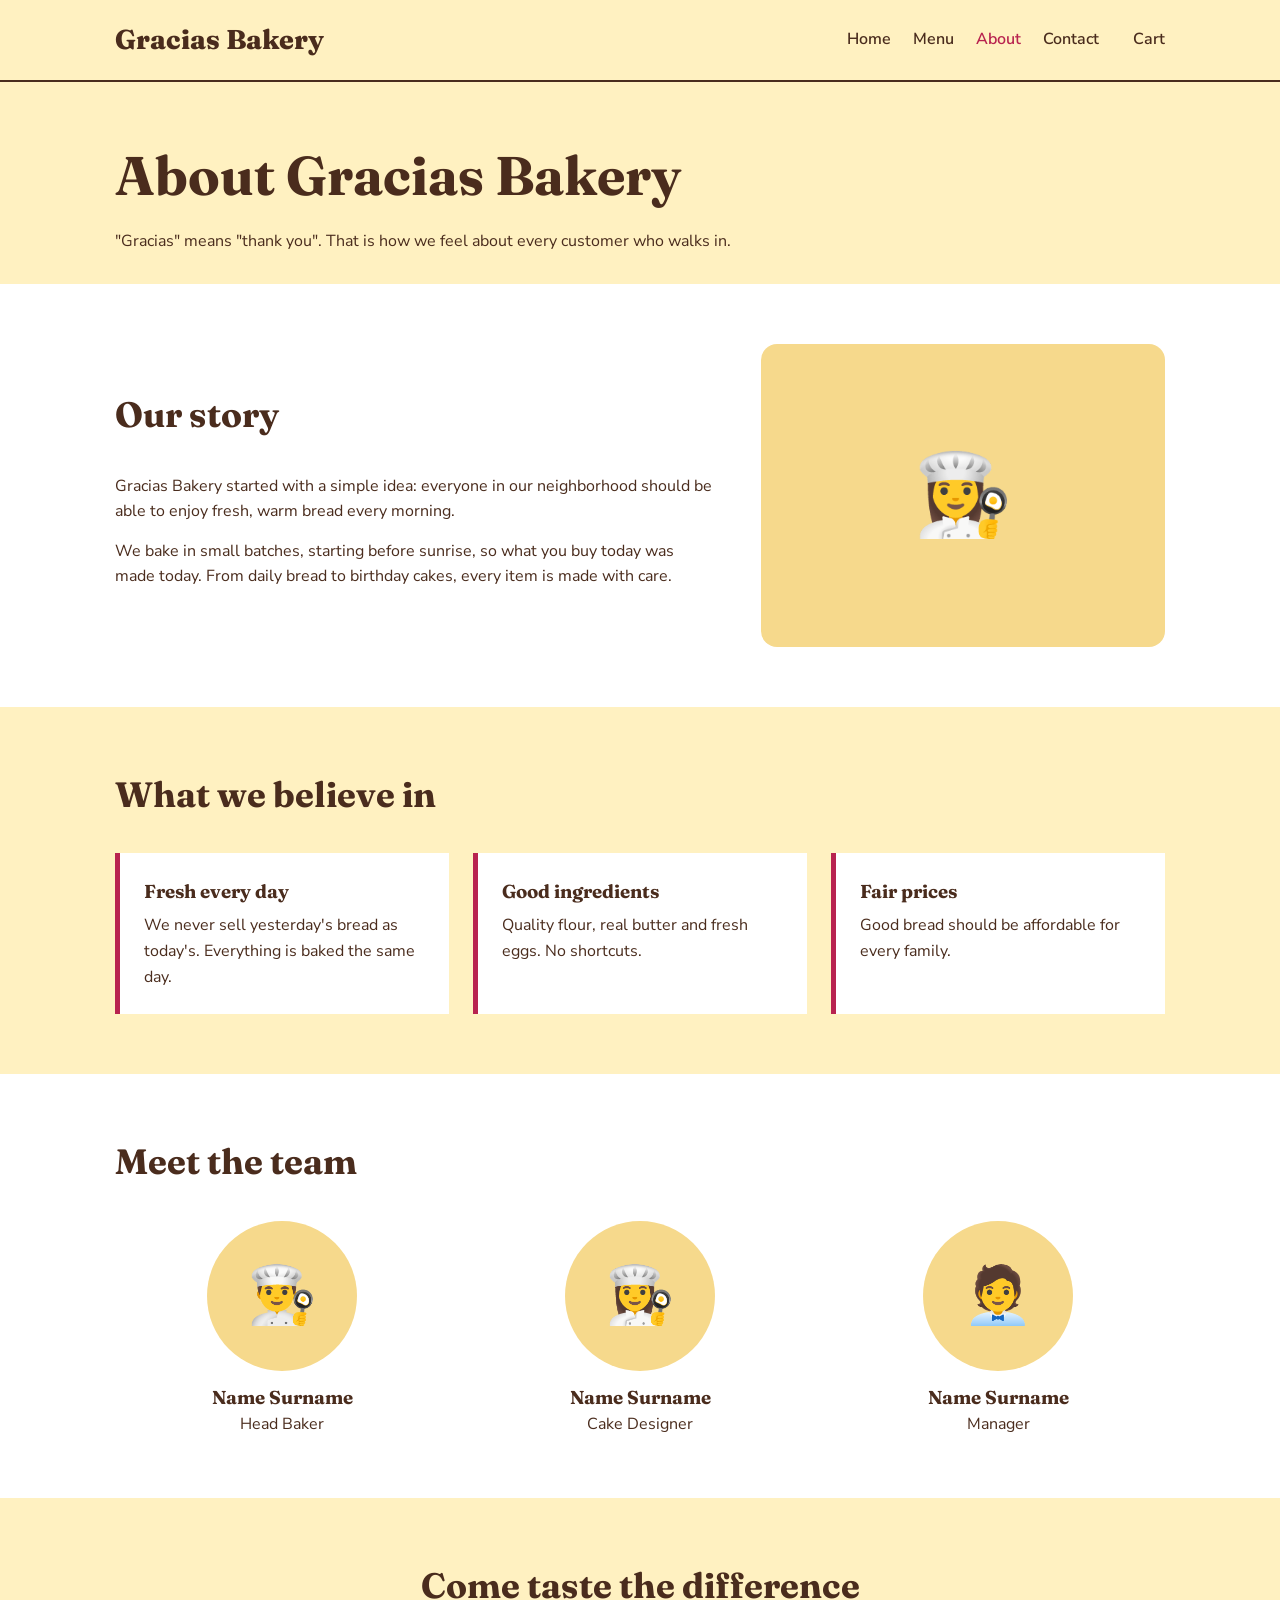
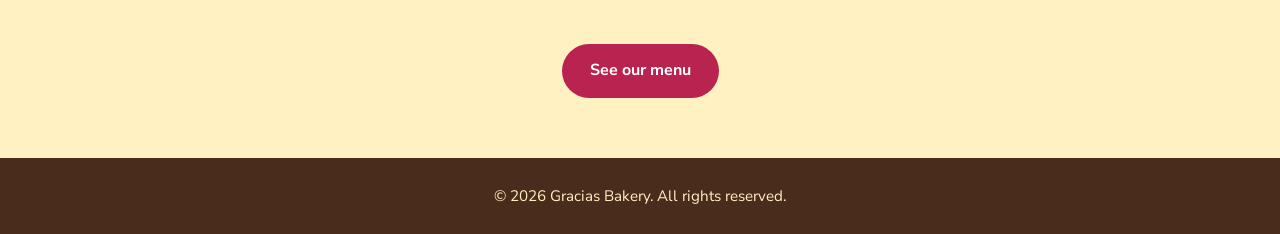
<file: gracias-bakery-fixed/pages/about.html>
<!DOCTYPE html>
<html lang="en">
<head>
  <meta charset="UTF-8">
  <meta name="viewport" content="width=device-width, initial-scale=1.0">
  <title>About | Gracias Bakery</title>
  <meta name="description" content="Learn the story of Gracias Bakery and what we believe in.">

  <link rel="preconnect" href="https://fonts.googleapis.com">
  <link rel="preconnect" href="https://fonts.gstatic.com" crossorigin>
  <link href="https://fonts.googleapis.com/css2?family=Fraunces:wght@700;800&family=Nunito+Sans:wght@400;600;700&display=swap" rel="stylesheet">

  <!-- Favicon: small icon in the browser tab -->
  <link rel="icon" href="data:image/svg+xml,<svg xmlns=%22http://www.w3.org/2000/svg%22 viewBox=%220 0 100 100%22><text y=%22.9em%22 font-size=%2290%22>🥐</text></svg>">
  <link rel="stylesheet" href="../css/base.css">
  <link rel="stylesheet" href="../css/components.css">
  <link rel="stylesheet" href="../css/about.css">
</head>
<body>

  <!-- ========== HEADER ("About" is active) ========== -->
  <header class="site-header">
    <div class="container header-inner">
      <a href="index.html" class="logo">Gracias Bakery</a>
            <!-- Menu button (only visible on phones) -->
      <button class="menu-toggle" id="menu-toggle" aria-label="Open menu" aria-expanded="false">&#9776;</button>
      <nav class="nav" id="nav">
        <a href="index.html">Home</a>
        <a href="menu.html">Menu</a>
        <a href="about.html" class="active">About</a>
        <a href="contact.html">Contact</a>
      </nav>
    </div>
  </header>

  <main>

    <!-- ========== PAGE TITLE ========== -->
    <section class="page-title">
      <div class="container">
        <h1>About Gracias Bakery</h1>
        <p>"Gracias" means "thank you". That is how we feel about every customer who walks in.</p>
      </div>
    </section>

    <!-- ========== OUR STORY (text + photo) ========== -->
    <section class="section section-white">
      <div class="container about-story">
        <div>
          <h2>Our story</h2>
          <!-- Replace this text with your real story -->
          <p>Gracias Bakery started with a simple idea: everyone in our neighborhood should be able to enjoy fresh, warm bread every morning.</p>
          <p>We bake in small batches, starting before sunrise, so what you buy today was made today. From daily bread to birthday cakes, every item is made with care.</p>
        </div>

        <!-- Later: replace the emoji with <img src="../images/shop.jpg" alt="Inside Gracias Bakery"> -->
        <div class="about-photo">👩‍🍳</div>
      </div>
    </section>

    <!-- ========== OUR VALUES ========== -->
    <section class="section">
      <div class="container">
        <h2>What we believe in</h2>

        <div class="values-grid">
          <div class="value">
            <h3>Fresh every day</h3>
            <p>We never sell yesterday's bread as today's. Everything is baked the same day.</p>
          </div>
          <div class="value">
            <h3>Good ingredients</h3>
            <p>Quality flour, real butter and fresh eggs. No shortcuts.</p>
          </div>
          <div class="value">
            <h3>Fair prices</h3>
            <p>Good bread should be affordable for every family.</p>
          </div>
        </div>
      </div>
    </section>

    <!-- ========== MEET THE TEAM ========== -->
    <section class="section section-white">
      <div class="container">
        <h2>Meet the team</h2>

        <div class="team-grid">
          <!-- ONE TEAM MEMBER: copy this block to add more people -->
          <div class="member">
            <div class="member-photo">👨‍🍳</div>
            <h3>Name Surname</h3>
            <p>Head Baker</p>
          </div>

          <div class="member">
            <div class="member-photo">👩‍🍳</div>
            <h3>Name Surname</h3>
            <p>Cake Designer</p>
          </div>

          <div class="member">
            <div class="member-photo">🧑‍💼</div>
            <h3>Name Surname</h3>
            <p>Manager</p>
          </div>
        </div>
      </div>
    </section>

    <!-- ========== CALL TO ACTION ========== -->
    <section class="section cta">
      <div class="container">
        <h2>Come taste the difference</h2>
        <a class="btn" href="menu.html">See our menu</a>
      </div>
    </section>

  </main>

  <!-- ========== FOOTER ========== -->
  <footer class="site-footer">
    <div class="container">
      <p>&copy; 2026 Gracias Bakery. All rights reserved.</p>
    </div>
  </footer>

  <script src="script.js"></script>
  <script src="cart.js"></script>
</body>
</html>
</file>
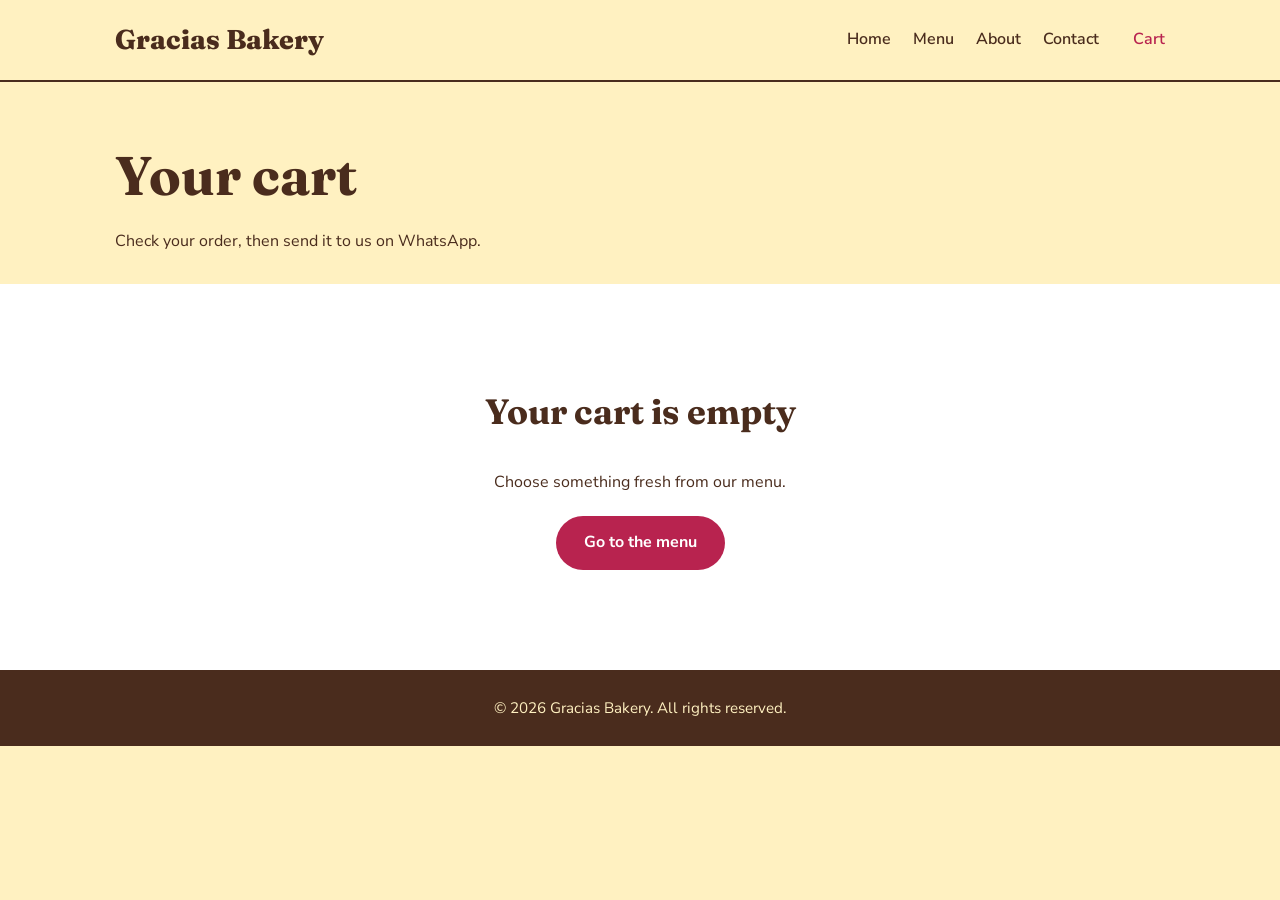
<file: gracias-bakery-fixed/pages/cart.html>
<!DOCTYPE html>
<html lang="en">
<head>
  <meta charset="UTF-8">
  <meta name="viewport" content="width=device-width, initial-scale=1.0">
  <title>Your cart | Gracias Bakery</title>

  <link rel="preconnect" href="https://fonts.googleapis.com">
  <link rel="preconnect" href="https://fonts.gstatic.com" crossorigin>
  <link href="https://fonts.googleapis.com/css2?family=Fraunces:wght@700;800&family=Nunito+Sans:wght@400;600;700&display=swap" rel="stylesheet">

  <link rel="icon" href="data:image/svg+xml,<svg xmlns=%22http://www.w3.org/2000/svg%22 viewBox=%220 0 100 100%22><text y=%22.9em%22 font-size=%2290%22>🥐</text></svg>">
  <link rel="stylesheet" href="../css/base.css">
  <link rel="stylesheet" href="../css/components.css">
  <link rel="stylesheet" href="../css/cart.css">
</head>
<body>

  <!-- ========== HEADER (cart.js adds the "Cart" link by itself) ========== -->
  <header class="site-header">
    <div class="container header-inner">
      <a href="index.html" class="logo">Gracias Bakery</a>
      <button class="menu-toggle" id="menu-toggle" aria-label="Open menu" aria-expanded="false">&#9776;</button>
      <nav class="nav" id="nav">
        <a href="index.html">Home</a>
        <a href="menu.html">Menu</a>
        <a href="about.html">About</a>
        <a href="contact.html">Contact</a>
      </nav>
    </div>
  </header>

  <main>

    <section class="page-title">
      <div class="container">
        <h1>Your cart</h1>
        <p>Check your order, then send it to us on WhatsApp.</p>
      </div>
    </section>

    <section class="section section-white">
      <div class="container">

        <!-- Shown when the cart is empty -->
        <div id="cart-empty" class="empty-cart" hidden>
          <h2>Your cart is empty</h2>
          <p>Choose something fresh from our menu.</p>
          <a class="btn" href="menu.html">Go to the menu</a>
        </div>

        <!-- Shown when the cart has products -->
        <div id="cart-content" class="cart-layout" hidden>

          <!-- LEFT: the products (JavaScript fills #cart-items) -->
          <div>
            <div id="cart-items"></div>
            <button type="button" id="clear-cart" class="clear-btn">Clear cart</button>
          </div>

          <!-- RIGHT: total + customer details -->
          <aside class="summary">
            <h2>Order summary</h2>
            <div class="total-row">
              <span>Total</span>
              <strong id="cart-total">0 RWF</strong>
            </div>
            <p id="cart-note" class="small-note"></p>

            <form id="order-form" class="order-form">
              <label for="customer-name">Your name</label>
              <input type="text" id="customer-name" required>

              <label>How will you receive it?</label>
              <div class="choice-row">
                <label class="choice"><input type="radio" name="type" value="Pickup" checked> Pickup</label>
                <label class="choice"><input type="radio" name="type" value="Delivery"> Delivery</label>
              </div>

              <!-- Only shown when "Delivery" is chosen -->
              <div id="address-box" hidden>
                <label for="customer-address">Delivery address</label>
                <input type="text" id="customer-address" placeholder="Area, street, house number">
              </div>

              <label for="customer-note">Note (optional)</label>
              <textarea id="customer-note" rows="3" placeholder="Time you need it, allergies..."></textarea>

              <button type="submit" class="btn btn-cart">Send order on WhatsApp</button>
            </form>
          </aside>

        </div>
      </div>
    </section>

  </main>

  <footer class="site-footer">
    <div class="container">
      <p>&copy; 2026 Gracias Bakery. All rights reserved.</p>
    </div>
  </footer>

  <!-- Order matters: products.js, then script.js, then cart.js, then this page's code -->
  <script src="products.js"></script>
  <script src="script.js"></script>
  <script src="cart.js"></script>
  <script>
    // Find the parts of the page we will change
    const emptyBox = document.getElementById("cart-empty");
    const contentBox = document.getElementById("cart-content");
    const itemsBox = document.getElementById("cart-items");
    const totalBox = document.getElementById("cart-total");
    const noteBox = document.getElementById("cart-note");
    const orderForm = document.getElementById("order-form");
    const addressBox = document.getElementById("address-box");

    // Get the cart items together with their product data (name, price, photo)
    function getCartLines() {
      const lines = [];
      Cart.get().forEach(function (item) {
        const product = products.find(function (p) { return p.id === item.id; });
        if (product) {
          lines.push({ product: product, qty: item.qty });
        }
      });
      return lines;
    }

    // Draw the cart on the page
    function renderCart() {
      const lines = getCartLines();

      // Empty cart: show the message and stop
      emptyBox.hidden = lines.length > 0;
      contentBox.hidden = lines.length === 0;
      if (lines.length === 0) return;

      let html = "";
      let total = 0;
      let hasFromPrice = false;

      lines.forEach(function (line) {
        const p = line.product;
        const lineTotal = Cart.price(p.price) * line.qty;
        total += lineTotal;
        if (p.price.toLowerCase().startsWith("from")) hasFromPrice = true;

        html +=
          '<div class="cart-item">' +
            '<div class="cart-thumb"><img src="' + p.images[0] + '" alt="' + p.name + '" data-emoji="' + p.emoji + '"></div>' +
            '<div>' +
              '<h3>' + p.name + '</h3>' +
              '<p class="cart-unit">' + p.price + '</p>' +
              '<div class="stepper">' +
                '<button type="button" data-action="minus" data-id="' + p.id + '" aria-label="Less ' + p.name + '">&minus;</button>' +
                '<span>' + line.qty + '</span>' +
                '<button type="button" data-action="plus" data-id="' + p.id + '" aria-label="More ' + p.name + '">+</button>' +
              '</div>' +
            '</div>' +
            '<div class="cart-line">' +
              Cart.money(lineTotal) +
              '<br><button type="button" class="remove-btn" data-action="remove" data-id="' + p.id + '">Remove</button>' +
            '</div>' +
          '</div>';
      });

      itemsBox.innerHTML = html;
      totalBox.textContent = Cart.money(total);
      noteBox.textContent = hasFromPrice
        ? "Some prices start from a minimum. We confirm the final price on WhatsApp."
        : "Delivery fee (if any) is confirmed on WhatsApp.";

      // If a photo is missing, show the emoji instead
      itemsBox.querySelectorAll(".cart-thumb img").forEach(function (img) {
        img.addEventListener("error", function () {
          img.parentElement.textContent = img.dataset.emoji;
        });
      });
    }

    // Clicks on + / - / Remove (one listener for all buttons)
    itemsBox.addEventListener("click", function (event) {
      const button = event.target.closest("button[data-action]");
      if (!button) return;

      const id = button.dataset.id;
      const item = Cart.get().find(function (i) { return i.id === id; });
      if (!item) return;

      if (button.dataset.action === "plus") Cart.setQty(id, item.qty + 1);
      if (button.dataset.action === "minus") Cart.setQty(id, item.qty - 1);
      if (button.dataset.action === "remove") Cart.remove(id);

      renderCart();
    });

    // "Clear cart" button
    document.getElementById("clear-cart").addEventListener("click", function () {
      if (confirm("Remove everything from your cart?")) {
        Cart.clear();
        renderCart();
      }
    });

    // Show the address field only for Delivery
    orderForm.addEventListener("change", function () {
      const type = orderForm.elements["type"].value;
      addressBox.hidden = type !== "Delivery";
      document.getElementById("customer-address").required = type === "Delivery";
    });

    // Send the order to WhatsApp
    orderForm.addEventListener("submit", function (event) {
      event.preventDefault();

      const name = document.getElementById("customer-name").value;
      const type = orderForm.elements["type"].value;
      const address = document.getElementById("customer-address").value;
      const note = document.getElementById("customer-note").value;

      let text = "Hello Gracias Bakery, I want to order:\n";
      let total = 0;

      getCartLines().forEach(function (line) {
        const p = line.product;
        const lineTotal = Cart.price(p.price) * line.qty;
        total += lineTotal;
        const from = p.price.toLowerCase().startsWith("from") ? " (starting price)" : "";
        text += "- " + line.qty + " x " + p.name + " = " + Cart.money(lineTotal) + from + "\n";
      });

      text += "\nTotal: " + Cart.money(total) + "\n\n";
      text += "Name: " + name + "\n";
      text += "Pickup or delivery: " + type + "\n";
      if (type === "Delivery") text += "Address: " + address + "\n";
      text += "Note: " + (note || "None");

      const link = "https://wa.me/" + Cart.whatsapp + "?text=" + encodeURIComponent(text);
      window.open(link, "_blank");
    });

    renderCart();
  </script>

</body>
</html>
</file>
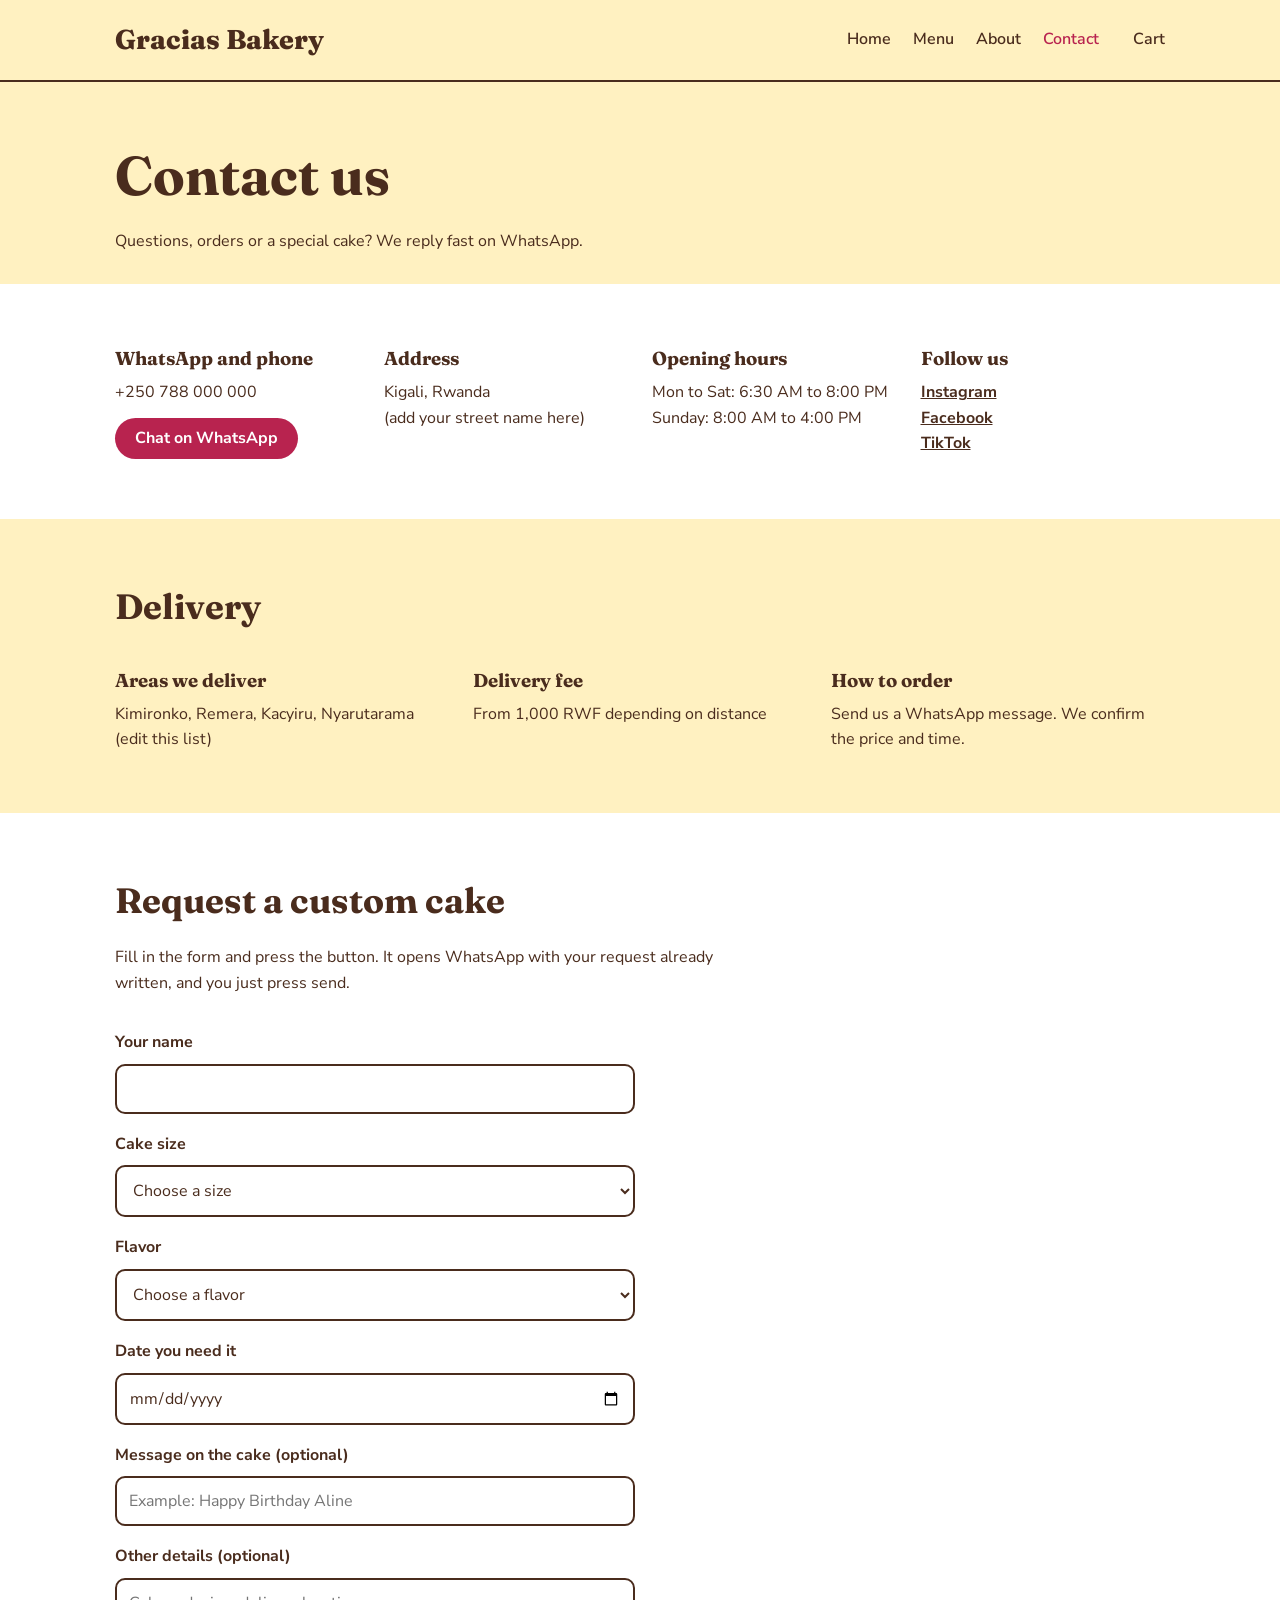
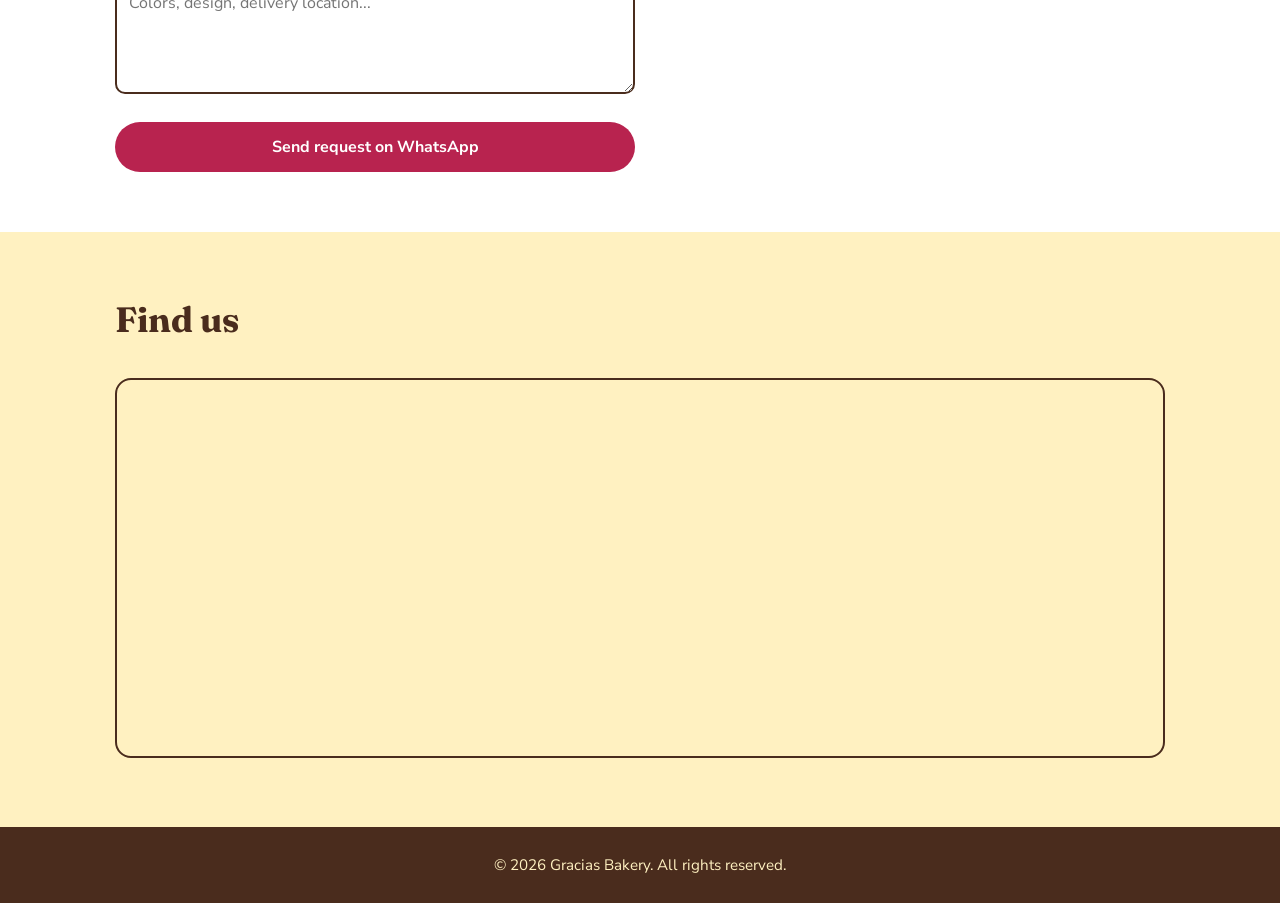
<file: gracias-bakery-fixed/pages/contact.html>
<!DOCTYPE html>
<html lang="en">
<head>
  <meta charset="UTF-8">
  <meta name="viewport" content="width=device-width, initial-scale=1.0">
  <title>Contact | Gracias Bakery</title>
  <meta name="description" content="Contact Gracias Bakery, find our location, or request a custom cake.">

  <link rel="preconnect" href="https://fonts.googleapis.com">
  <link rel="preconnect" href="https://fonts.gstatic.com" crossorigin>
  <link href="https://fonts.googleapis.com/css2?family=Fraunces:wght@700;800&family=Nunito+Sans:wght@400;600;700&display=swap" rel="stylesheet">

  <!-- Favicon: small icon in the browser tab -->
  <link rel="icon" href="data:image/svg+xml,<svg xmlns=%22http://www.w3.org/2000/svg%22 viewBox=%220 0 100 100%22><text y=%22.9em%22 font-size=%2290%22>🥐</text></svg>">
  <link rel="stylesheet" href="../css/base.css">
  <link rel="stylesheet" href="../css/components.css">
  <link rel="stylesheet" href="../css/contact.css">
</head>
<body>

  <!-- ========== HEADER ("Contact" is active) ========== -->
  <header class="site-header">
    <div class="container header-inner">
      <a href="index.html" class="logo">Gracias Bakery</a>
            <!-- Menu button (only visible on phones) -->
      <button class="menu-toggle" id="menu-toggle" aria-label="Open menu" aria-expanded="false">&#9776;</button>
      <nav class="nav" id="nav">
        <a href="index.html">Home</a>
        <a href="menu.html">Menu</a>
        <a href="about.html">About</a>
        <a href="contact.html" class="active">Contact</a>
      </nav>
    </div>
  </header>

  <main>

    <!-- ========== PAGE TITLE ========== -->
    <section class="page-title">
      <div class="container">
        <h1>Contact us</h1>
        <p>Questions, orders or a special cake? We reply fast on WhatsApp.</p>
      </div>
    </section>

    <!-- ========== CONTACT DETAILS ========== -->
    <section class="section section-white">
      <div class="container">
        <div class="info-grid">
          <div>
            <h3>WhatsApp and phone</h3>
            <p>+250 788 000 000</p>
            <!-- Replace 250788000000 with your real number -->
            <a class="order-link" href="https://wa.me/250788000000?text=Hello%20Gracias%20Bakery">Chat on WhatsApp</a>
          </div>
          <div>
            <h3>Address</h3>
            <p>Kigali, Rwanda<br>(add your street name here)</p>
          </div>
          <div>
            <h3>Opening hours</h3>
            <p>Mon to Sat: 6:30 AM to 8:00 PM<br>Sunday: 8:00 AM to 4:00 PM</p>
          </div>
          <div>
            <h3>Follow us</h3>
            <p>
              <a class="text-link" href="https://instagram.com/yourbakery">Instagram</a><br>
              <a class="text-link" href="https://facebook.com/yourbakery">Facebook</a><br>
              <a class="text-link" href="https://tiktok.com/@yourbakery">TikTok</a>
            </p>
          </div>
        </div>
      </div>
    </section>

    <!-- ========== DELIVERY ========== -->
    <section class="section">
      <div class="container">
        <h2>Delivery</h2>
        <div class="info-grid">
          <div>
            <h3>Areas we deliver</h3>
            <p>Kimironko, Remera, Kacyiru, Nyarutarama (edit this list)</p>
          </div>
          <div>
            <h3>Delivery fee</h3>
            <p>From 1,000 RWF depending on distance</p>
          </div>
          <div>
            <h3>How to order</h3>
            <p>Send us a WhatsApp message. We confirm the price and time.</p>
          </div>
        </div>
      </div>
    </section>

    <!-- ========== CUSTOM CAKE FORM ========== -->
    <section class="section section-white">
      <div class="container">
        <h2>Request a custom cake</h2>
        <p class="form-intro">Fill in the form and press the button. It opens WhatsApp with your request already written, and you just press send.</p>

        <form id="cake-form" class="cake-form">

          <label for="name">Your name</label>
          <input type="text" id="name" required>

          <label for="size">Cake size</label>
          <select id="size" required>
            <option value="">Choose a size</option>
            <option>Small (6 people)</option>
            <option>Medium (12 people)</option>
            <option>Large (20 people)</option>
            <option>Extra large (30+ people)</option>
          </select>

          <label for="flavor">Flavor</label>
          <select id="flavor" required>
            <option value="">Choose a flavor</option>
            <option>Vanilla</option>
            <option>Chocolate</option>
            <option>Strawberry</option>
            <option>Marble</option>
          </select>

          <label for="date">Date you need it</label>
          <input type="date" id="date" required>

          <label for="message">Message on the cake (optional)</label>
          <input type="text" id="message" placeholder="Example: Happy Birthday Aline">

          <label for="details">Other details (optional)</label>
          <textarea id="details" rows="4" placeholder="Colors, design, delivery location..."></textarea>

          <button type="submit" class="btn">Send request on WhatsApp</button>
        </form>
      </div>
    </section>

    <!-- ========== MAP ========== -->
    <section class="section">
      <div class="container">
        <h2>Find us</h2>
        <!-- Change "Kigali" in the link to your real address, e.g. q=Gracias+Bakery+Kimironko+Kigali -->
        <iframe
          class="map"
          src="https://www.google.com/maps?q=Kigali,Rwanda&output=embed"
          title="Map showing Gracias Bakery location"
          loading="lazy"></iframe>
      </div>
    </section>

  </main>

  <!-- ========== FOOTER ========== -->
  <footer class="site-footer">
    <div class="container">
      <p>&copy; 2026 Gracias Bakery. All rights reserved.</p>
    </div>
  </footer>

  <!-- ========== JAVASCRIPT: sends the form to WhatsApp ========== -->
  <script>
    // 1. Your WhatsApp number (country code first, no + or spaces)
    const whatsappNumber = "250788000000";

    // 2. Find the form on the page
    const form = document.getElementById("cake-form");

    // 3. Don't allow past dates
    document.getElementById("date").min = new Date().toISOString().split("T")[0];

    // 4. When the form is submitted...
    form.addEventListener("submit", function (event) {
      event.preventDefault(); // stop the page from reloading

      // Read what the customer typed
      const name = document.getElementById("name").value;
      const size = document.getElementById("size").value;
      const flavor = document.getElementById("flavor").value;
      const date = document.getElementById("date").value;
      const message = document.getElementById("message").value;
      const details = document.getElementById("details").value;

      // Build the WhatsApp text (\n means a new line)
      const text =
        "Hello Gracias Bakery, I want a custom cake.\n" +
        "Name: " + name + "\n" +
        "Size: " + size + "\n" +
        "Flavor: " + flavor + "\n" +
        "Date needed: " + date + "\n" +
        "Message on cake: " + (message || "None") + "\n" +
        "Details: " + (details || "None");

      // Open WhatsApp (encodeURIComponent makes the text safe for a link)
      const link = "https://wa.me/" + whatsappNumber + "?text=" + encodeURIComponent(text);
      window.open(link, "_blank");
    });
  </script>

  <script src="script.js"></script>
  <script src="cart.js"></script>
</body>
</html>
</file>
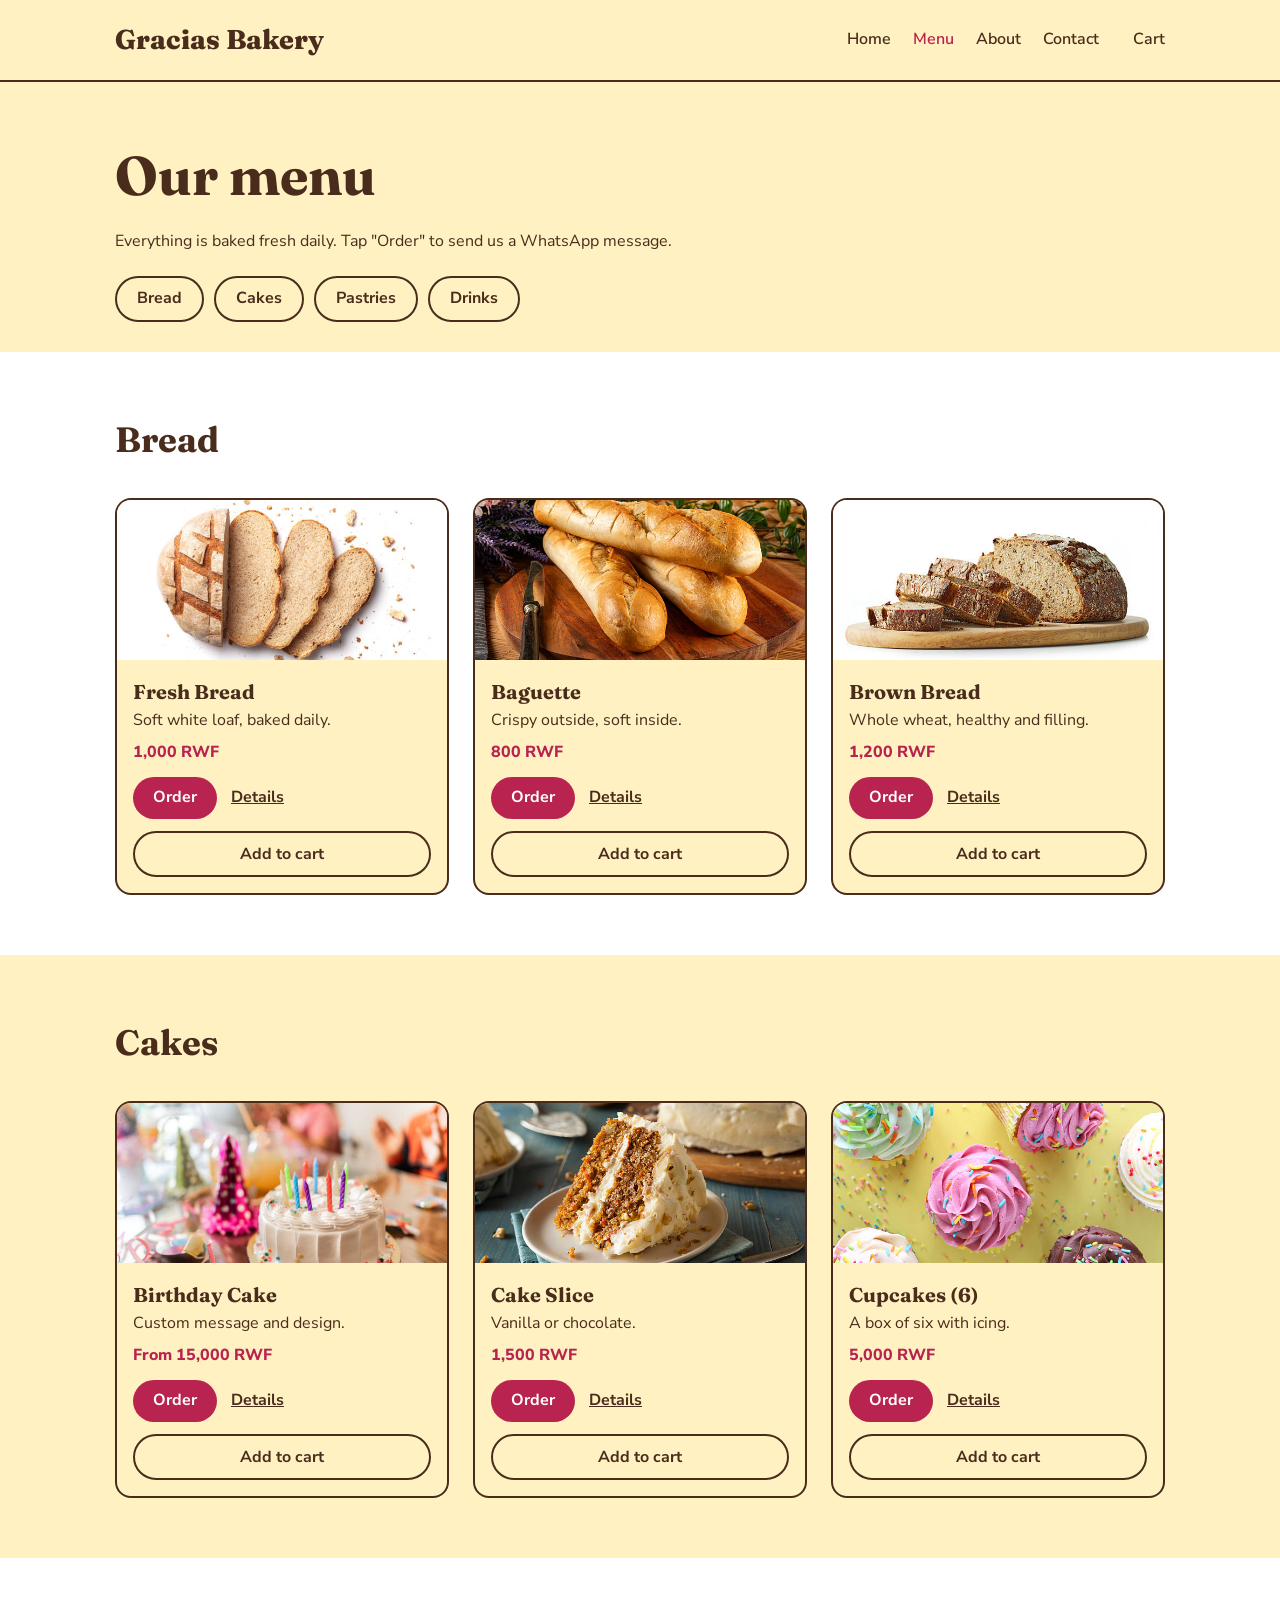
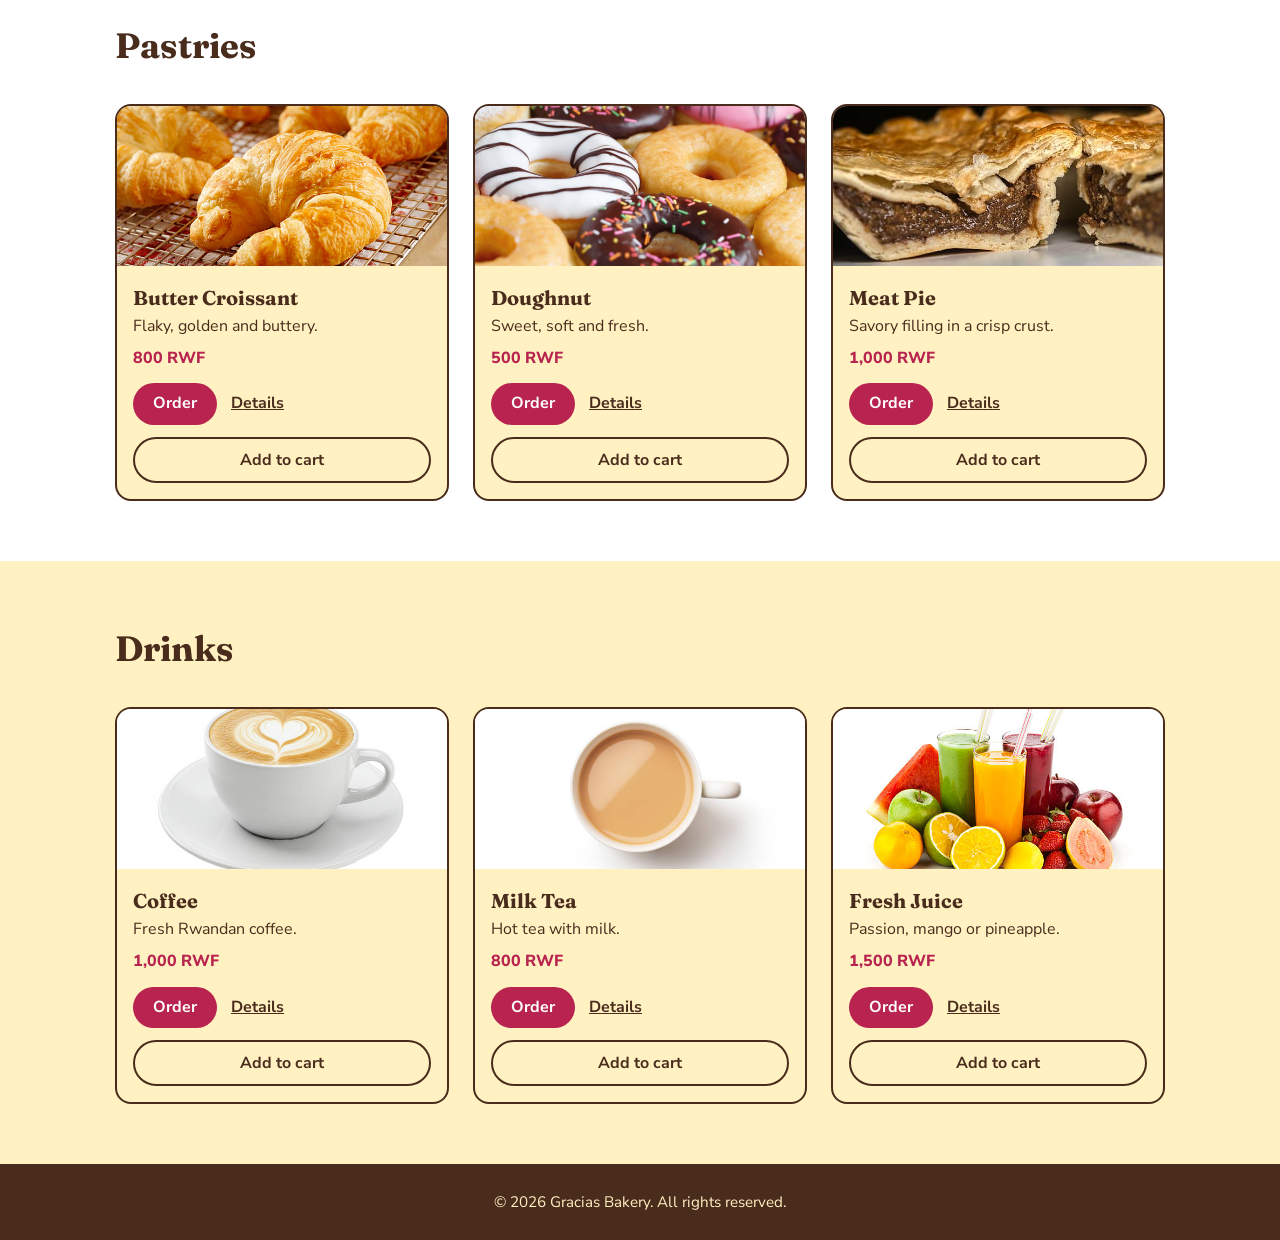
<file: gracias-bakery-fixed/pages/menu.html>
<!DOCTYPE html>
<html lang="en">
<head>
  <meta charset="UTF-8">
  <meta name="viewport" content="width=device-width, initial-scale=1.0">
  <title>Menu | Gracias Bakery</title>
  <meta name="description" content="Bread, cakes, pastries and drinks at Gracias Bakery, with prices in RWF.">

  <link rel="preconnect" href="https://fonts.googleapis.com">
  <link rel="preconnect" href="https://fonts.gstatic.com" crossorigin>
  <link href="https://fonts.googleapis.com/css2?family=Fraunces:wght@700;800&family=Nunito+Sans:wght@400;600;700&display=swap" rel="stylesheet">

  <!-- Favicon: small icon in the browser tab -->
  <link rel="icon" href="data:image/svg+xml,<svg xmlns=%22http://www.w3.org/2000/svg%22 viewBox=%220 0 100 100%22><text y=%22.9em%22 font-size=%2290%22>🥐</text></svg>">
  <link rel="stylesheet" href="../css/base.css">
  <link rel="stylesheet" href="../css/components.css">
  <link rel="stylesheet" href="../css/menu.css">
</head>
<body>

  <!-- ========== HEADER (same as Home, but "Menu" is active) ========== -->
  <header class="site-header">
    <div class="container header-inner">
      <a href="index.html" class="logo">Gracias Bakery</a>
            <!-- Menu button (only visible on phones) -->
      <button class="menu-toggle" id="menu-toggle" aria-label="Open menu" aria-expanded="false">&#9776;</button>
      <nav class="nav" id="nav">
        <a href="index.html">Home</a>
        <a href="menu.html" class="active">Menu</a>
        <a href="about.html">About</a>
        <a href="contact.html">Contact</a>
      </nav>
    </div>
  </header>

  <main>

    <!-- ========== PAGE TITLE + CATEGORY LINKS ========== -->
    <section class="page-title">
      <div class="container">
        <h1>Our menu</h1>
        <p>Everything is baked fresh daily. Tap "Order" to send us a WhatsApp message.</p>

        <!-- These links jump down to each section using the id of the section -->
        <nav class="category-nav">
          <a href="#bread">Bread</a>
          <a href="#cakes">Cakes</a>
          <a href="#pastries">Pastries</a>
          <a href="#drinks">Drinks</a>
        </nav>
      </div>
    </section>

    <!-- ========== BREAD ========== -->
    <section class="section section-white" id="bread">
      <div class="container">
        <h2>Bread</h2>
        <div class="product-grid">

          <!-- ONE PRODUCT CARD: copy this whole block to add a new product -->
          <article class="product">
            <div class="product-img">
              <img src="../images/fresh bread.jpg" alt="Fresh white bread">
            </div>
            <div class="product-info">
              <h3>Fresh Bread</h3>
              <p>Soft white loaf, baked daily.</p>
              <p class="price">1,000 RWF</p>
              <!-- %20 means a space inside a web link -->
              <a class="order-link" href="https://wa.me/250788000000?text=Hello,%20I%20want%20to%20order%20Fresh%20Bread">Order</a>
              <a class="details-link" href="product.html?id=fresh-bread">Details</a>
            </div>
          </article>

          <article class="product">
            <div class="product-img">
              <img src="../images/baguette.jpg" alt="Baguette">
            </div>
            <div class="product-info">
              <h3>Baguette</h3>
              <p>Crispy outside, soft inside.</p>
              <p class="price">800 RWF</p>
              <a class="order-link" href="https://wa.me/250788000000?text=Hello,%20I%20want%20to%20order%20Baguette">Order</a>
              <a class="details-link" href="product.html?id=baguette">Details</a>
            </div>
          </article>

          <article class="product">
            <div class="product-img">
              <img src="../images/brown bread.jpg" alt="Brown Bread">
            </div>
            <div class="product-info">
              <h3>Brown Bread</h3>
              <p>Whole wheat, healthy and filling.</p>
              <p class="price">1,200 RWF</p>
              <a class="order-link" href="https://wa.me/250788000000?text=Hello,%20I%20want%20to%20order%20Brown%20Bread">Order</a>
              <a class="details-link" href="product.html?id=brown-bread">Details</a>
            </div>
          </article>

        </div>
      </div>
    </section>

    <!-- ========== CAKES ========== -->
    <section class="section" id="cakes">
      <div class="container">
        <h2>Cakes</h2>
        <div class="product-grid">

          <article class="product">
            <div class="product-img">
              <img src="../images/birthday cake.jpg" alt="Birthday Cake">
            </div>
            <div class="product-info">
              <h3>Birthday Cake</h3>
              <p>Custom message and design.</p>
              <p class="price">From 15,000 RWF</p>
              <a class="order-link" href="https://wa.me/250788000000?text=Hello,%20I%20want%20to%20order%20a%20Birthday%20Cake">Order</a>
              <a class="details-link" href="product.html?id=birthday-cake">Details</a>
            </div>
          </article>

          <article class="product">
            <div class="product-img">
              <img src="../images/cake slice.jpg" alt="Cake Slice">
            </div>
            <div class="product-info">
              <h3>Cake Slice</h3>
              <p>Vanilla or chocolate.</p>
              <p class="price">1,500 RWF</p>
              <a class="order-link" href="https://wa.me/250788000000?text=Hello,%20I%20want%20to%20order%20Cake%20Slices">Order</a>
              <a class="details-link" href="product.html?id=cake-slice">Details</a>
            </div>
          </article>

          <article class="product">
            <div class="product-img">
              <img src="../images/cup cakes.jpg" alt="Cupcakes">
            </div>
            <div class="product-info">
              <h3>Cupcakes (6)</h3>
              <p>A box of six with icing.</p>
              <p class="price">5,000 RWF</p>
              <a class="order-link" href="https://wa.me/250788000000?text=Hello,%20I%20want%20to%20order%20Cupcakes">Order</a>
              <a class="details-link" href="product.html?id=cupcakes">Details</a>
            </div>
          </article>

        </div>
      </div>
    </section>

    <!-- ========== PASTRIES ========== -->
    <section class="section section-white" id="pastries">
      <div class="container">
        <h2>Pastries</h2>
        <div class="product-grid">

          <article class="product">
            <div class="product-img">
              <img src="../images/Butter Croissant.jpg" alt="Butter Croissant">
            </div>
            <div class="product-info">
              <h3>Butter Croissant</h3>
              <p>Flaky, golden and buttery.</p>
              <p class="price">800 RWF</p>
              <a class="order-link" href="https://wa.me/250788000000?text=Hello,%20I%20want%20to%20order%20Croissants">Order</a>
              <a class="details-link" href="product.html?id=croissant">Details</a>
            </div>
          </article>

          <article class="product">
            <div class="product-img">
              <img src="../images/Doughnuts.jpg" alt="Doughnuts">
            </div>
            <div class="product-info">
              <h3>Doughnut</h3>
              <p>Sweet, soft and fresh.</p>
              <p class="price">500 RWF</p>
              <a class="order-link" href="https://wa.me/250788000000?text=Hello,%20I%20want%20to%20order%20Doughnuts">Order</a>
              <a class="details-link" href="product.html?id=doughnut">Details</a>
            </div>
          </article>

          <article class="product">
            <div class="product-img">
              <img src="../images/meat pie.jpg" alt="Meat Pie">
            </div>
            <div class="product-info">
              <h3>Meat Pie</h3>
              <p>Savory filling in a crisp crust.</p>
              <p class="price">1,000 RWF</p>
              <a class="order-link" href="https://wa.me/250788000000?text=Hello,%20I%20want%20to%20order%20Meat%20Pies">Order</a>
              <a class="details-link" href="product.html?id=meat-pie">Details</a>
            </div>
          </article>

        </div>
      </div>
    </section>

    <!-- ========== DRINKS ========== -->
    <section class="section" id="drinks">
      <div class="container">
        <h2>Drinks</h2>
        <div class="product-grid">

          <article class="product">
            <div class="product-img">
              <img src="../images/coffee.jpg" alt="Coffee">
            </div>
            <div class="product-info">
              <h3>Coffee</h3>
              <p>Fresh Rwandan coffee.</p>
              <p class="price">1,000 RWF</p>
              <a class="order-link" href="https://wa.me/250788000000?text=Hello,%20I%20want%20to%20order%20Coffee">Order</a>
              <a class="details-link" href="product.html?id=coffee">Details</a>
            </div>
          </article>

          <article class="product">
            <div class="product-img">
              <img src="../images/milk tea.jpg" alt="Milk Tea">
            </div>
            <div class="product-info">
              <h3>Milk Tea</h3>
              <p>Hot tea with milk.</p>
              <p class="price">800 RWF</p>
              <a class="order-link" href="https://wa.me/250788000000?text=Hello,%20I%20want%20to%20order%20Milk%20Tea">Order</a>
              <a class="details-link" href="product.html?id=milk-tea">Details</a>
            </div>
          </article>

          <article class="product">
            <div class="product-img">
              <img src="../images/fresh juice.jpg" alt="Fresh Juice">
            </div>
            <div class="product-info">
              <h3>Fresh Juice</h3>
              <p>Passion, mango or pineapple.</p>
              <p class="price">1,500 RWF</p>
              <a class="order-link" href="https://wa.me/250788000000?text=Hello,%20I%20want%20to%20order%20Fresh%20Juice">Order</a>
              <a class="details-link" href="product.html?id=fresh-juice">Details</a>
            </div>
          </article>

        </div>
      </div>
    </section>

  </main>

  <!-- ========== FOOTER ========== -->
  <footer class="site-footer">
    <div class="container">
      <p>&copy; 2026 Gracias Bakery. All rights reserved.</p>
    </div>
  </footer>

  <script src="script.js"></script>
  <script src="cart.js"></script>
</body>
</html>
</file>
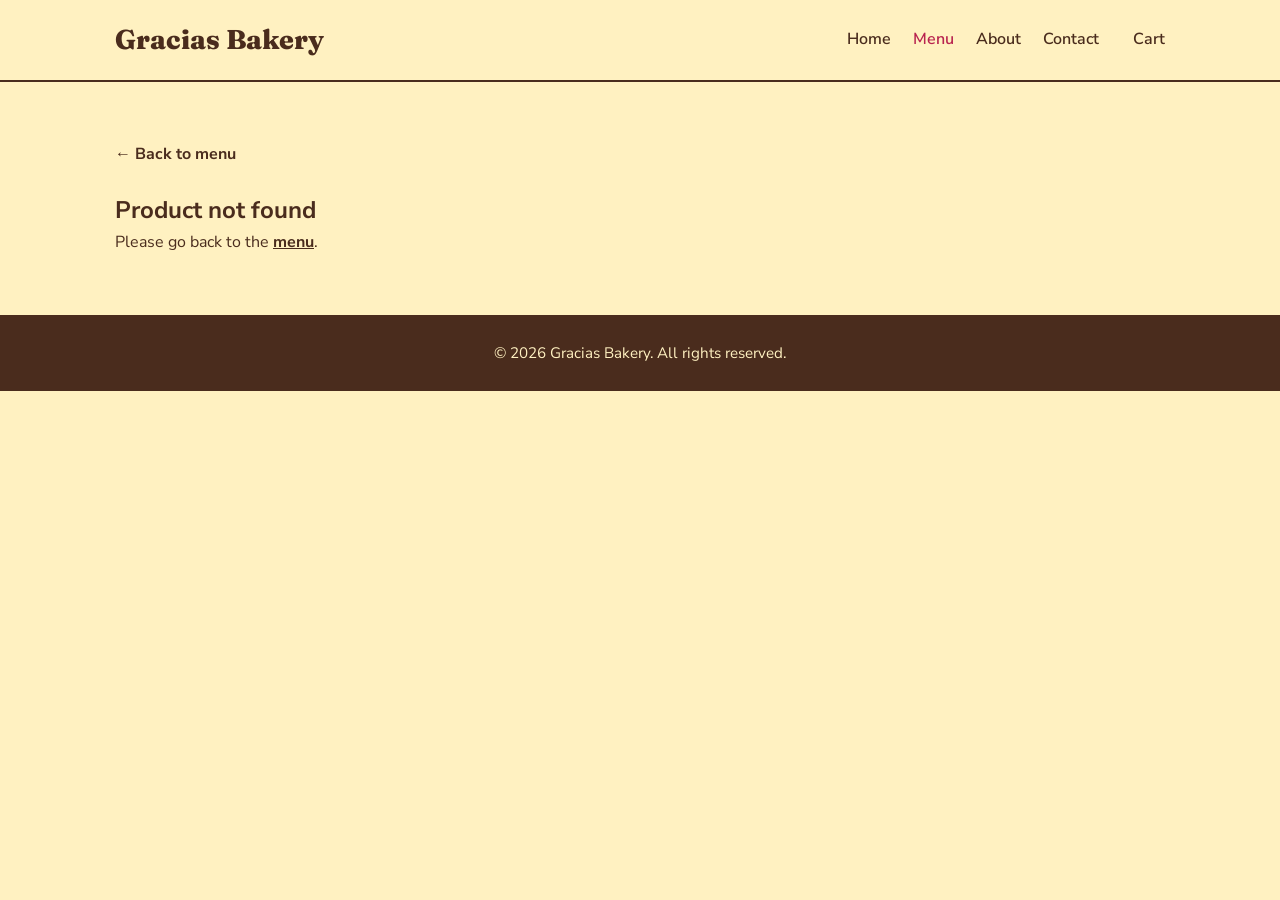
<file: gracias-bakery-fixed/pages/product.html>
<!DOCTYPE html>
<html lang="en">
<head>
  <meta charset="UTF-8">
  <meta name="viewport" content="width=device-width, initial-scale=1.0">
  <title>Product | Gracias Bakery</title>

  <link rel="preconnect" href="https://fonts.googleapis.com">
  <link rel="preconnect" href="https://fonts.gstatic.com" crossorigin>
  <link href="https://fonts.googleapis.com/css2?family=Fraunces:wght@700;800&family=Nunito+Sans:wght@400;600;700&display=swap" rel="stylesheet">

  <!-- Favicon: small icon in the browser tab -->
  <link rel="icon" href="data:image/svg+xml,<svg xmlns=%22http://www.w3.org/2000/svg%22 viewBox=%220 0 100 100%22><text y=%22.9em%22 font-size=%2290%22>🥐</text></svg>">
  <link rel="stylesheet" href="../css/base.css">
  <link rel="stylesheet" href="../css/components.css">
  <link rel="stylesheet" href="../css/product.css">
</head>
<body>

  <!-- ========== HEADER ("Menu" stays active) ========== -->
  <header class="site-header">
    <div class="container header-inner">
      <a href="index.html" class="logo">Gracias Bakery</a>
      <button class="menu-toggle" id="menu-toggle" aria-label="Open menu" aria-expanded="false">&#9776;</button>
      <nav class="nav" id="nav">
        <a href="index.html">Home</a>
        <a href="menu.html" class="active">Menu</a>
        <a href="about.html">About</a>
        <a href="contact.html">Contact</a>
      </nav>
    </div>
  </header>

  <main>
    <section class="section">
      <div class="container">

        <a class="back-link" href="menu.html">&larr; Back to menu</a>

        <!-- JavaScript fills this box with the product details -->
        <div id="product-box"></div>

      </div>
    </section>
  </main>

  <footer class="site-footer">
    <div class="container">
      <p>&copy; 2026 Gracias Bakery. All rights reserved.</p>
    </div>
  </footer>

  <!-- products.js must come BEFORE the code below, because we use its list -->
  <script src="products.js"></script>
  <script src="script.js"></script>
  <script src="cart.js"></script>
  <script>
    // Your WhatsApp number (country code first, no + or spaces)
    const whatsappNumber = "250788000000";

    // 1. Read the id from the link. Example: product.html?id=baguette -> "baguette"
    const params = new URLSearchParams(window.location.search);
    const productId = params.get("id");

    // 2. Find that product in the list
    const product = products.find(function (p) {
      return p.id === productId;
    });

    const box = document.getElementById("product-box");

    // 3. If the id is wrong, show a message
    if (!product) {
      box.innerHTML = "<h1>Product not found</h1><p>Please go back to the <a class='text-link' href='menu.html'>menu</a>.</p>";
    } else {
      showProduct(product);
    }

    // 4. Build the page for the chosen product
    function showProduct(p) {
      document.title = p.name + " | Gracias Bakery";

      // Thumbnails (small pictures under the big one)
      let thumbs = "";
      p.images.forEach(function (src, index) {
        thumbs += '<button class="thumb" data-src="' + src + '" aria-label="Show photo ' + (index + 1) + '">' +
                  '<img src="' + src + '" alt="' + p.name + ' photo ' + (index + 1) + '">' +
                  '</button>';
      });

      // List of details
      let details = "";
      p.details.forEach(function (line) {
        details += "<li>" + line + "</li>";
      });

      // WhatsApp message for this product
      const message = "Hello Gracias Bakery, I want to order: " + p.name;
      const orderLink = "https://wa.me/" + whatsappNumber + "?text=" + encodeURIComponent(message);

      // Put everything on the page
      box.innerHTML =
        '<div class="product-page">' +
          '<div class="gallery">' +
            '<div class="main-photo" id="main-photo">' +
              '<img id="main-img" src="' + p.images[0] + '" alt="' + p.name + '">' +
            '</div>' +
            '<div class="thumbs">' + thumbs + '</div>' +
          '</div>' +
          '<div class="product-text">' +
            '<p class="category">' + p.category + '</p>' +
            '<h1>' + p.name + '</h1>' +
            '<p class="price big-price">' + p.price + '</p>' +
            '<p>' + p.description + '</p>' +
            '<h3>Details</h3>' +
            '<ul class="detail-list">' + details + '</ul>' +
            '<div class="qty-row">' +
              '<span>Quantity</span>' +
              '<div class="stepper">' +
                '<button type="button" id="qty-minus" aria-label="Less">&minus;</button>' +
                '<span id="qty-value">1</span>' +
                '<button type="button" id="qty-plus" aria-label="More">+</button>' +
              '</div>' +
            '</div>' +
            '<div class="product-actions">' +
              '<button type="button" class="btn btn-cart" id="add-to-cart">Add to cart</button>' +
              '<a class="btn btn-outline" href="' + orderLink + '">Order now on WhatsApp</a>' +
            '</div>' +
          '</div>' +
        '</div>';

      // Quantity buttons and "Add to cart"
      let quantity = 1;
      const quantityText = document.getElementById("qty-value");

      document.getElementById("qty-minus").addEventListener("click", function () {
        quantity = Math.max(1, quantity - 1);
        quantityText.textContent = quantity;
      });

      document.getElementById("qty-plus").addEventListener("click", function () {
        quantity = Math.min(20, quantity + 1);
        quantityText.textContent = quantity;
      });

      document.getElementById("add-to-cart").addEventListener("click", function () {
        Cart.add(p.id, quantity);
        Cart.toast("Added " + quantity + " x " + p.name);
      });

      // If an image file is missing, show the emoji instead
      document.querySelectorAll(".gallery img").forEach(function (img) {
        img.addEventListener("error", function () {
          if (img.id === "main-img") {
            document.getElementById("main-photo").textContent = p.emoji;
          } else {
            img.parentElement.style.display = "none"; // hide broken thumbnail
          }
        });
      });

      // Clicking a thumbnail changes the big picture
      document.querySelectorAll(".thumb").forEach(function (button) {
        button.addEventListener("click", function () {
          let mainImg = document.getElementById("main-img");
          if (!mainImg) { // it was replaced by the emoji, so rebuild it
            document.getElementById("main-photo").innerHTML = '<img id="main-img" alt="' + p.name + '">';
            mainImg = document.getElementById("main-img");
          }
          mainImg.src = button.dataset.src;
        });
      });
    }
  </script>

</body>
</html>
</file>
<file: gracias-bakery-fixed/css/base.css>
/* ==========================================================
   base.css  (loaded on EVERY page)
   Colors, fonts, reset, header, menu button, buttons,
   sections, footer.
   If something looks wrong on ALL pages, look here.
   ========================================================== */

/* 1. COLORS & FONTS - change a color here and it changes everywhere */
:root {
  --butter: #fff1c1;     /* page background */
  --crust: #4a2c1d;      /* main text (dark brown) */
  --berry: #b8234f;      /* buttons and highlights */
  --berry-dark: #8f1a3c; /* button hover */
  --white: #ffffff;

  --font-title: "Fraunces", Georgia, serif;
  --font-body: "Nunito Sans", Arial, sans-serif;
}

/* 2. RESET - removes default browser spacing */
* {
  margin: 0;
  padding: 0;
  box-sizing: border-box;
}

html {
  scroll-behavior: smooth; /* smooth scrolling for # links */
}

body {
  font-family: var(--font-body);
  background: var(--butter);
  color: var(--crust);
  line-height: 1.6;
}

a {
  color: inherit;
  text-decoration: none;
}

a:focus-visible {
  outline: 3px solid var(--berry);
  outline-offset: 3px;
}

/* Keeps content centered and not too wide */
.container {
  width: 90%;
  max-width: 1050px;
  margin: 0 auto;
}

/* 3. HEADER (logo + menu) */
.site-header {
  padding: 18px 0;
  border-bottom: 2px solid var(--crust);
}

.header-inner {
  display: flex;
  justify-content: space-between;
  align-items: center;
  flex-wrap: wrap;
  gap: 12px;
}

.logo {
  font-family: var(--font-title);
  font-size: 1.7rem;
  font-weight: 800;
}

.nav {
  display: flex;
  gap: 22px;
  font-weight: 600;
}

.nav a:hover,
.nav a.active {
  color: var(--berry);
}

/* The ☰ button is hidden on computers */
.menu-toggle {
  display: none;
  background: none;
  border: 2px solid var(--crust);
  border-radius: 10px;
  padding: 4px 12px;
  font-size: 1.5rem;
  color: var(--crust);
  cursor: pointer;
}

/* 4. BUTTONS */
.btn {
  display: inline-block;
  padding: 14px 28px;
  border-radius: 999px;
  font-weight: 700;
  background: var(--berry);
  color: var(--white);
  transition: background 0.2s;
}

.btn:hover {
  background: var(--berry-dark);
}

.btn-outline {
  background: transparent;
  color: var(--crust);
  border: 2px solid var(--crust);
}

.btn-outline:hover {
  background: var(--crust);
  color: var(--white);
}

/* 5. SECTIONS (used by all pages) */
.section {
  padding: 60px 0;
}

.section-white {
  background: var(--white);
}

.section h2 {
  font-family: var(--font-title);
  font-size: 2.2rem;
  margin-bottom: 30px;
}

.cta {
  text-align: center;
}

/* Title area at the top of Menu, About and Contact */
.page-title {
  padding: 50px 0 30px;
}

.page-title h1 {
  font-family: var(--font-title);
  font-size: clamp(2.2rem, 6vw, 3.4rem);
  margin-bottom: 10px;
}

/* Underlined text link */
.text-link {
  font-weight: 700;
  text-decoration: underline;
}

.text-link:hover {
  color: var(--berry);
}

/* 6. FOOTER */
.site-footer {
  background: var(--crust);
  color: var(--butter);
  padding: 26px 0;
  text-align: center;
  font-size: 0.95rem;
}

/* ==========================================================
   RESPONSIVE
   ========================================================== */

/* Phones and small tablets (760px and smaller) */
@media (max-width: 760px) {
  /* show the ☰ button, hide links until it is pressed */
  .menu-toggle {
    display: block;
  }

  .nav {
    display: none;
    flex-direction: column;
    width: 100%;
    gap: 0;
  }

  .nav.open {
    display: flex;
  }

  .nav a {
    padding: 12px 0;
    border-top: 1px solid rgba(74, 44, 29, 0.25);
  }

  .section {
    padding: 44px 0;
  }

  .section h2 {
    font-size: 1.8rem;
    margin-bottom: 22px;
  }

  .page-title {
    padding: 36px 0 20px;
  }
}

/* Small phones (480px and smaller) */
@media (max-width: 480px) {
  .logo {
    font-size: 1.4rem;
  }

  .btn {
    padding: 12px 22px;
  }
}
</file>
<file: gracias-bakery-fixed/css/components.css>
/* ==========================================================
   components.css  (loaded on every page)
   Pieces that are reused on more than one page:
   - product cards (Home + Menu)
   - info boxes (Home + Contact)
   If a product card looks wrong, look here.
   ========================================================== */

/* ---------- PRODUCT CARDS ---------- */
.product-grid {
  display: grid;
  grid-template-columns: repeat(auto-fit, minmax(220px, 1fr)); /* as many columns as fit */
  gap: 24px;
}

.product {
  border: 2px solid var(--crust);
  border-radius: 16px;
  overflow: hidden;
  background: var(--butter);
}

.product-img {
  height: 160px;
  display: flex;
  align-items: center;
  justify-content: center;
  font-size: 4rem;
  background: #f6d98c;
}

/* Makes any photo fit the box without stretching */
.product-img img {
  width: 100%;
  height: 100%;
  object-fit: cover;
}

.product-info {
  padding: 16px;
}

.product-info h3 {
  font-family: var(--font-title);
  font-size: 1.25rem;
}

.price {
  font-weight: 800;
  color: var(--berry);
  margin-top: 6px;
}

/* Small "Order" button inside a card */
.order-link {
  display: inline-block;
  margin-top: 12px;
  padding: 8px 20px;
  border-radius: 999px;
  background: var(--berry);
  color: var(--white);
  font-weight: 700;
  transition: background 0.2s;
}

.order-link:hover {
  background: var(--berry-dark);
}

/* "Details" link inside a card */
.details-link {
  display: inline-block;
  margin: 12px 0 0 10px;
  font-weight: 700;
  text-decoration: underline;
}

.details-link:hover {
  color: var(--berry);
}

/* ---------- INFO BOXES (hours, location, phone) ---------- */
.info-grid {
  display: grid;
  grid-template-columns: repeat(auto-fit, minmax(220px, 1fr));
  gap: 24px;
}

.info-grid h3 {
  font-family: var(--font-title);
  margin-bottom: 6px;
}

/* ==========================================================
   RESPONSIVE
   ========================================================== */

@media (max-width: 760px) {
  .product-grid {
    gap: 18px;
  }
}

@media (max-width: 480px) {
  .product-grid {
    grid-template-columns: 1fr; /* one card per row */
  }

  .product-img {
    height: 200px;
  }
}

/* ==========================================================
   CART PIECES (used on every page)
   ========================================================== */

/* "Cart (2)" link in the header */
.nav {
  margin-left: auto; /* pushes the menu links and the cart to the right */
}

.cart-link {
  display: inline-flex;
  align-items: center;
  gap: 6px;
  margin-left: 22px;
  font-weight: 600;
}

.cart-link:hover,
.cart-link.active {
  color: var(--berry);
}

/* Round number next to "Cart" */
.cart-count {
  min-width: 22px;
  height: 22px;
  padding: 0 6px;
  border-radius: 999px;
  background: var(--berry);
  color: var(--white);
  font-size: 0.8rem;
  font-weight: 800;
  display: inline-flex;
  align-items: center;
  justify-content: center;
}

.cart-count.empty {
  display: none; /* hidden when the cart has nothing */
}

/* "Add to cart" button inside product cards */
.cart-btn {
  display: block;
  width: 100%;
  margin-top: 12px;
  padding: 10px;
  border: 2px solid var(--crust);
  border-radius: 999px;
  background: transparent;
  color: var(--crust);
  font-family: var(--font-body);
  font-size: 1rem;
  font-weight: 700;
  cursor: pointer;
  transition: background 0.2s, color 0.2s;
}

.cart-btn:hover {
  background: var(--crust);
  color: var(--white);
}

/* Big button version (product page and cart page) */
.btn-cart {
  border: none;
  cursor: pointer;
  font-family: var(--font-body);
  font-size: 1rem;
}

/* Quantity buttons:  [ - 1 + ] */
.stepper {
  display: inline-flex;
  align-items: center;
  border: 2px solid var(--crust);
  border-radius: 999px;
  overflow: hidden;
}

.stepper button {
  width: 38px;
  height: 38px;
  border: none;
  background: transparent;
  color: var(--crust);
  font-size: 1.2rem;
  font-weight: 700;
  cursor: pointer;
}

.stepper button:hover {
  background: var(--crust);
  color: var(--white);
}

.stepper span {
  min-width: 36px;
  text-align: center;
  font-weight: 800;
}

/* Small message: "Added to cart" */
.toast {
  position: fixed;
  left: 50%;
  bottom: 24px;
  transform: translateX(-50%) translateY(20px);
  background: var(--crust);
  color: var(--butter);
  padding: 12px 22px;
  border-radius: 999px;
  font-weight: 700;
  opacity: 0;
  pointer-events: none;
  transition: opacity 0.25s, transform 0.25s;
  z-index: 50;
}

.toast.show {
  opacity: 1;
  transform: translateX(-50%) translateY(0);
}

/* On phones: Cart sits next to the ☰ button, links open below */
@media (max-width: 760px) {
  .cart-link {
    order: 1;
    margin-left: auto;
  }

  .menu-toggle {
    order: 2;
  }

  .nav {
    order: 3;
  }
}
</file>
<file: gracias-bakery-fixed/css/about.css>
/* ==========================================================
   about.css  (only about.html)
   Story, values, team.
   ========================================================== */

/* Story: text on the left, photo on the right */
.about-story {
  display: grid;
  grid-template-columns: 1.2fr 0.8fr;
  gap: 40px;
  align-items: center;
}

.about-story p {
  margin-bottom: 14px;
  max-width: 60ch;
}

.about-photo {
  aspect-ratio: 4 / 3;
  background: #f6d98c;
  border-radius: 16px;
  display: flex;
  align-items: center;
  justify-content: center;
  font-size: 5rem;
  overflow: hidden;
}

.about-photo img {
  width: 100%;
  height: 100%;
  object-fit: cover;
}

/* Values: boxes in a row */
.values-grid {
  display: grid;
  grid-template-columns: repeat(auto-fit, minmax(240px, 1fr));
  gap: 24px;
}

.value {
  padding: 24px;
  border-left: 5px solid var(--berry);
  background: var(--white);
}

.value h3 {
  font-family: var(--font-title);
  margin-bottom: 6px;
}

/* Team */
.team-grid {
  display: grid;
  grid-template-columns: repeat(auto-fit, minmax(180px, 1fr));
  gap: 24px;
}

.member {
  text-align: center;
}

.member-photo {
  width: 150px;
  height: 150px;
  margin: 0 auto 12px;
  border-radius: 50%; /* circle */
  background: #f6d98c;
  display: flex;
  align-items: center;
  justify-content: center;
  font-size: 3.5rem;
  overflow: hidden;
}

.member-photo img {
  width: 100%;
  height: 100%;
  object-fit: cover;
}

.member h3 {
  font-family: var(--font-title);
}

/* ==========================================================
   RESPONSIVE
   ========================================================== */

@media (max-width: 760px) {
  .about-story {
    grid-template-columns: 1fr; /* stack text and photo */
    gap: 24px;
  }

  .value {
    padding: 18px;
  }
}

@media (max-width: 480px) {
  .team-grid {
    grid-template-columns: repeat(2, 1fr); /* two people per row */
  }

  .member-photo {
    width: 110px;
    height: 110px;
    font-size: 2.6rem;
  }
}
</file>
<file: gracias-bakery-fixed/css/cart.css>
/* ==========================================================
   cart.css  (only cart.html)
   Cart page: product list on the left, summary + form on the right.
   (Stepper + and - buttons are in components.css)
   ========================================================== */

/* The "hidden" attribute must always win over display: grid */
[hidden] {
  display: none !important;
}

.cart-layout {
  display: grid;
  grid-template-columns: 1.4fr 1fr;
  gap: 32px;
  align-items: start;
}

/* One product row: photo | name + quantity | line total */
.cart-item {
  display: grid;
  grid-template-columns: 72px 1fr auto;
  gap: 16px;
  align-items: center;
  padding: 16px 0;
  border-bottom: 2px solid rgba(74, 44, 29, 0.2);
}

.cart-thumb {
  width: 72px;
  height: 72px;
  border-radius: 12px;
  background: #f6d98c;
  display: flex;
  align-items: center;
  justify-content: center;
  font-size: 2.2rem;
  overflow: hidden;
}

.cart-thumb img {
  width: 100%;
  height: 100%;
  object-fit: cover;
}

.cart-item h3 {
  font-family: var(--font-title);
  font-size: 1.15rem;
}

.cart-unit {
  font-size: 0.95rem;
  margin-bottom: 8px;
}

.cart-line {
  font-weight: 800;
  text-align: right;
}

.remove-btn,
.clear-btn {
  background: none;
  border: none;
  color: var(--berry);
  text-decoration: underline;
  cursor: pointer;
  font-family: var(--font-body);
  font-size: 0.9rem;
  font-weight: 600;
}

.remove-btn {
  margin-top: 6px;
}

.clear-btn {
  margin-top: 16px;
}

/* Summary box */
.summary {
  background: var(--butter);
  border: 2px solid var(--crust);
  border-radius: 16px;
  padding: 24px;
}

.summary h2 {
  font-size: 1.6rem;
  margin-bottom: 14px;
}

.total-row {
  display: flex;
  justify-content: space-between;
  font-size: 1.35rem;
  font-weight: 800;
}

.small-note {
  font-size: 0.9rem;
  margin: 6px 0 18px;
}

/* Customer form */
.order-form {
  display: flex;
  flex-direction: column;
  gap: 8px;
}

.order-form label {
  font-weight: 700;
  margin-top: 8px;
}

.order-form input[type="text"],
.order-form textarea {
  width: 100%;
  padding: 12px;
  border: 2px solid var(--crust);
  border-radius: 10px;
  background: var(--white);
  font-family: var(--font-body);
  font-size: 1rem;
  color: var(--crust);
}

.order-form input:focus,
.order-form textarea:focus {
  outline: 3px solid var(--berry);
  outline-offset: 1px;
}

.choice-row {
  display: flex;
  gap: 20px;
}

.choice {
  font-weight: 600;
  margin-top: 0;
  cursor: pointer;
}

.order-form .btn {
  margin-top: 18px;
  text-align: center;
}

/* Empty cart message */
.empty-cart {
  text-align: center;
  padding: 40px 0;
}

.empty-cart p {
  margin-bottom: 20px;
}

/* ==========================================================
   RESPONSIVE
   ========================================================== */

@media (max-width: 760px) {
  .cart-layout {
    grid-template-columns: 1fr; /* list on top, summary below */
    gap: 24px;
  }
}

@media (max-width: 480px) {
  .cart-item {
    grid-template-columns: 56px 1fr;
  }

  .cart-thumb {
    width: 56px;
    height: 56px;
    font-size: 1.8rem;
  }

  .cart-line {
    grid-column: 1 / -1;       /* total goes on its own row */
    display: flex;
    justify-content: space-between;
    align-items: center;
    text-align: left;
  }

  .summary {
    padding: 18px;
  }
}
</file>
<file: gracias-bakery-fixed/css/contact.css>
/* ==========================================================
   contact.css  (only contact.html)
   Custom cake form and Google Map.
   (Info boxes are in components.css)
   ========================================================== */

.form-intro {
  max-width: 60ch;
  margin: -14px 0 24px;
}

.cake-form {
  display: flex;
  flex-direction: column;
  gap: 8px;
  max-width: 520px;
}

.cake-form label {
  font-weight: 700;
  margin-top: 10px;
}

.cake-form input,
.cake-form select,
.cake-form textarea {
  padding: 12px;
  border: 2px solid var(--crust);
  border-radius: 10px;
  background: var(--white);
  font-family: var(--font-body);
  font-size: 1rem;
  color: var(--crust);
}

.cake-form input:focus,
.cake-form select:focus,
.cake-form textarea:focus {
  outline: 3px solid var(--berry);
  outline-offset: 1px;
}

.cake-form .btn {
  margin-top: 20px;
  border: none;
  cursor: pointer;
  font-family: var(--font-body);
  font-size: 1rem;
}

/* Google Map */
.map {
  width: 100%;
  height: 380px;
  border: 2px solid var(--crust);
  border-radius: 16px;
}

/* ==========================================================
   RESPONSIVE
   ========================================================== */

@media (max-width: 760px) {
  .map {
    height: 300px;
  }
}

@media (max-width: 480px) {
  .form-intro {
    margin-top: -8px;
  }

  .cake-form {
    max-width: 100%;
  }

  .cake-form .btn {
    width: 100%;
  }

  .map {
    height: 240px;
  }
}
</file>
<file: gracias-bakery-fixed/css/menu.css>
/* ==========================================================
   menu.css  (only menu.html)
   Category buttons: Bread, Cakes, Pastries, Drinks.
   (Product cards are in components.css)
   ========================================================== */

.category-nav {
  display: flex;
  flex-wrap: wrap;
  gap: 10px;
  margin-top: 22px;
}

.category-nav a {
  padding: 8px 20px;
  border: 2px solid var(--crust);
  border-radius: 999px;
  font-weight: 700;
}

.category-nav a:hover {
  background: var(--crust);
  color: var(--white);
}

/* ==========================================================
   RESPONSIVE
   ========================================================== */

@media (max-width: 480px) {
  .category-nav {
    gap: 8px;
  }

  .category-nav a {
    padding: 6px 14px;
    font-size: 0.95rem;
  }
}
</file>
<file: gracias-bakery-fixed/css/product.css>
/* ==========================================================
   product.css  (only product.html)
   Product details page: photos on one side, text on the other.
   ========================================================== */

.back-link {
  display: inline-block;
  margin-bottom: 24px;
  font-weight: 700;
}

.back-link:hover {
  color: var(--berry);
}

/* Two columns: photos | text */
.product-page {
  display: grid;
  grid-template-columns: 1fr 1fr;
  gap: 40px;
  align-items: start;
}

/* Big photo */
.main-photo {
  aspect-ratio: 1 / 1;
  border: 2px solid var(--crust);
  border-radius: 16px;
  background: #f6d98c;
  display: flex;
  align-items: center;
  justify-content: center;
  font-size: 7rem;
  overflow: hidden;
}

.main-photo img {
  width: 100%;
  height: 100%;
  object-fit: cover;
}

/* Small photos under the big one */
.thumbs {
  display: flex;
  gap: 12px;
  margin-top: 12px;
}

.thumb {
  width: 80px;
  height: 80px;
  padding: 0;
  border: 2px solid var(--crust);
  border-radius: 10px;
  overflow: hidden;
  cursor: pointer;
  background: #f6d98c;
}

.thumb:hover {
  border-color: var(--berry);
}

.thumb img {
  width: 100%;
  height: 100%;
  object-fit: cover;
}

/* Text side */
.product-text h1 {
  font-family: var(--font-title);
  font-size: clamp(2rem, 5vw, 3rem);
  line-height: 1.1;
  margin: 4px 0 10px;
}

.category {
  text-transform: uppercase;
  letter-spacing: 1px;
  font-size: 0.85rem;
  font-weight: 700;
  color: var(--berry);
}

.big-price {
  font-size: 1.5rem;
  margin: 0 0 16px;
}

.product-text h3 {
  font-family: var(--font-title);
  margin: 22px 0 8px;
}

.detail-list {
  margin: 0 0 26px 20px;
}

.detail-list li {
  margin-bottom: 4px;
}

/* ==========================================================
   RESPONSIVE
   ========================================================== */

@media (max-width: 760px) {
  .product-page {
    grid-template-columns: 1fr; /* photos above text */
    gap: 24px;
  }

  .main-photo {
    max-width: 480px;
  }
}

@media (max-width: 480px) {
  .thumb {
    width: 64px;
    height: 64px;
  }

  .product-text .btn {
    width: 100%;
    text-align: center;
  }
}

/* ==========================================================
   ADD TO CART AREA (quantity + buttons)
   ========================================================== */

.qty-row {
  display: flex;
  align-items: center;
  gap: 14px;
  margin-bottom: 16px;
  font-weight: 700;
}

.product-actions {
  display: flex;
  flex-wrap: wrap;
  gap: 12px;
}

@media (max-width: 480px) {
  .product-actions .btn {
    width: 100%;
    text-align: center;
  }
}
</file>
